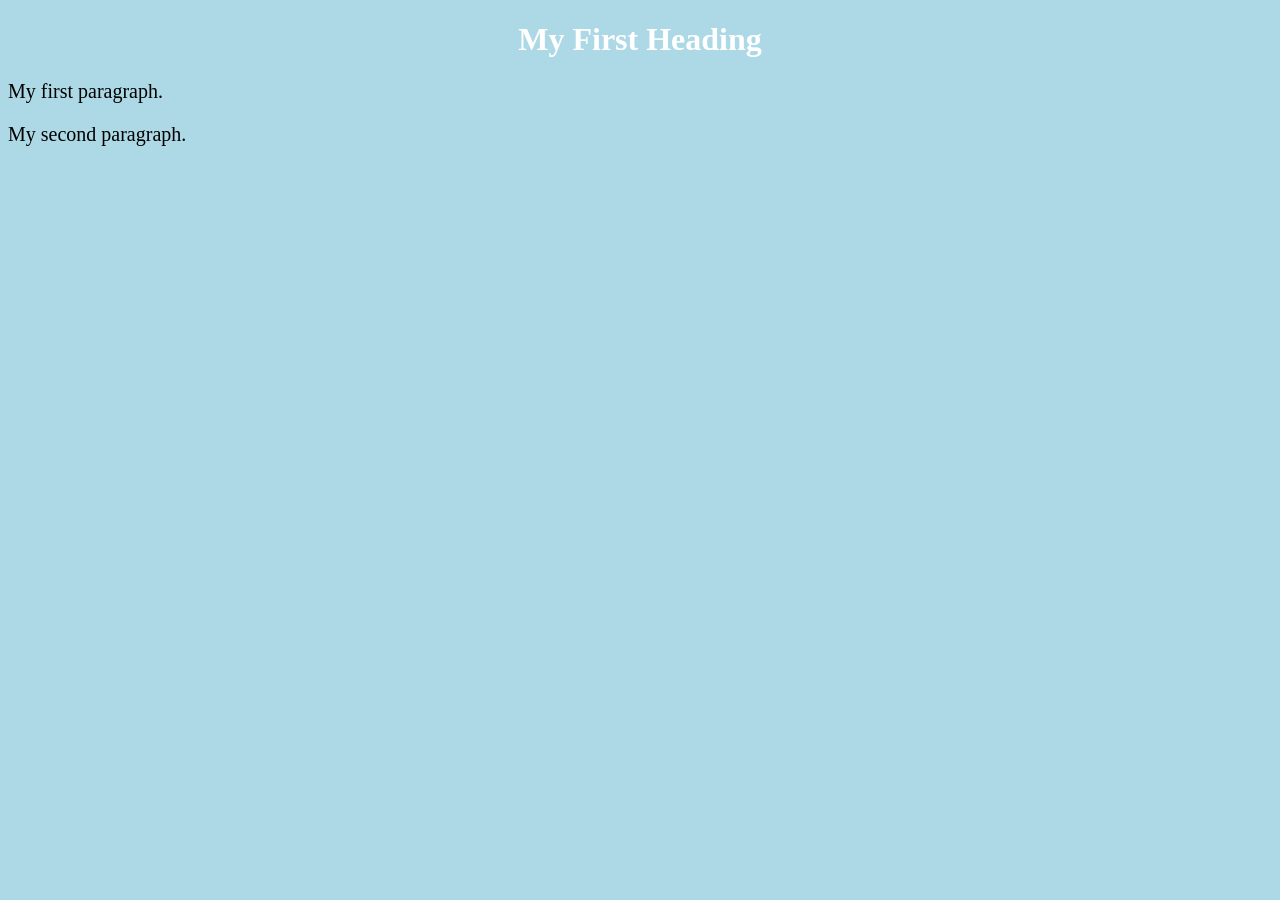
<file: index.html>
<!DOCTYPE html>
<html>
	<head>
		<title>Page Title</title>
		<link rel="stylesheet" href="styles.css">
	<head>
<body>
        <h1>My First Heading</h1>
        <p>My first paragraph.</p>
	<p>My second paragraph.</p>
</body>
</html>
</file>
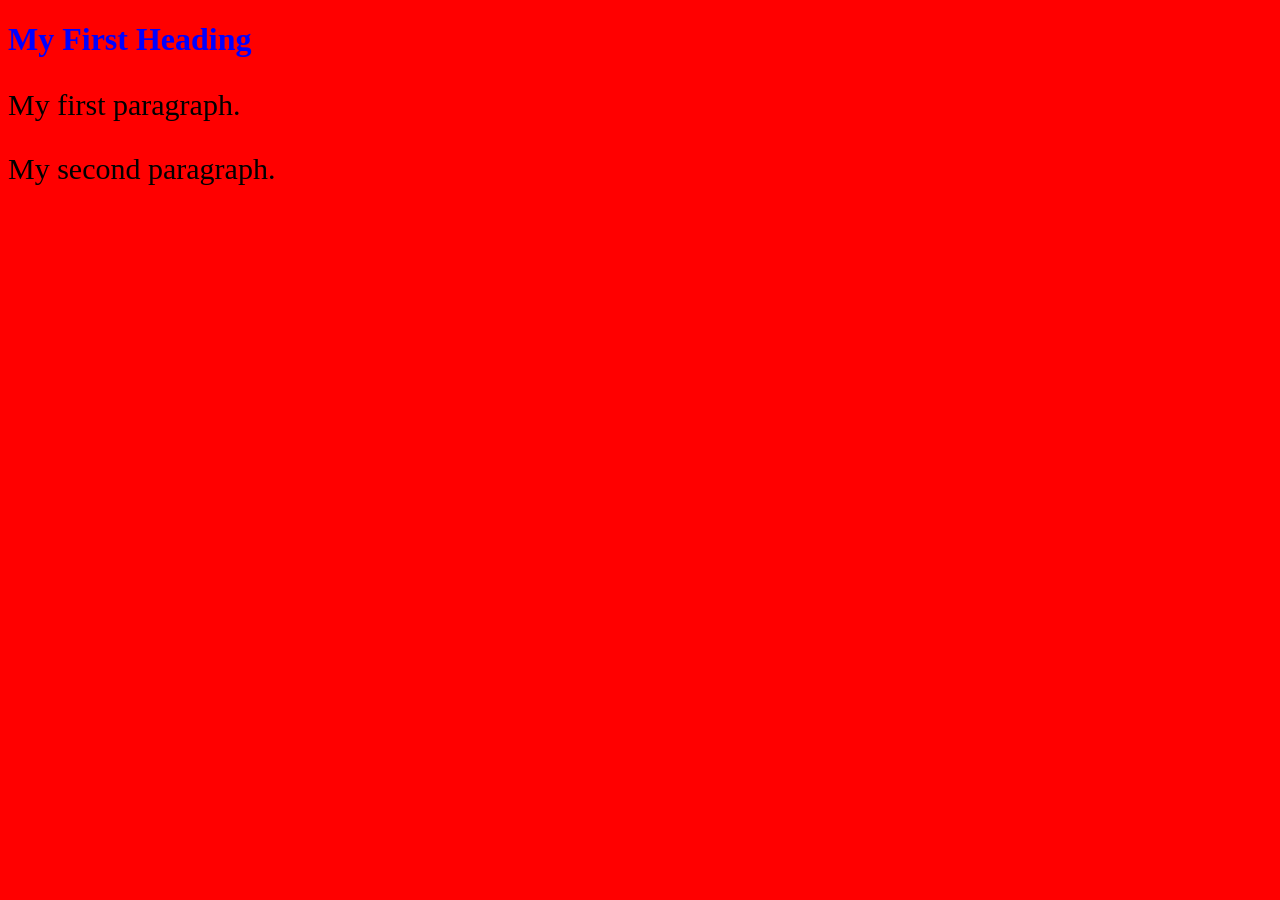
<file: web_pages/index.html>
<!DOCTYPE html>
<html>
	<head>
		<title>Page Title</title>
		<link rel="stylesheet" href="/css/styles.css">
	<head>
<body>
        <h1>My First Heading</h1>
        <p>My first paragraph.</p>
	<p>My second paragraph.</p>
</body>
</html>
</file>
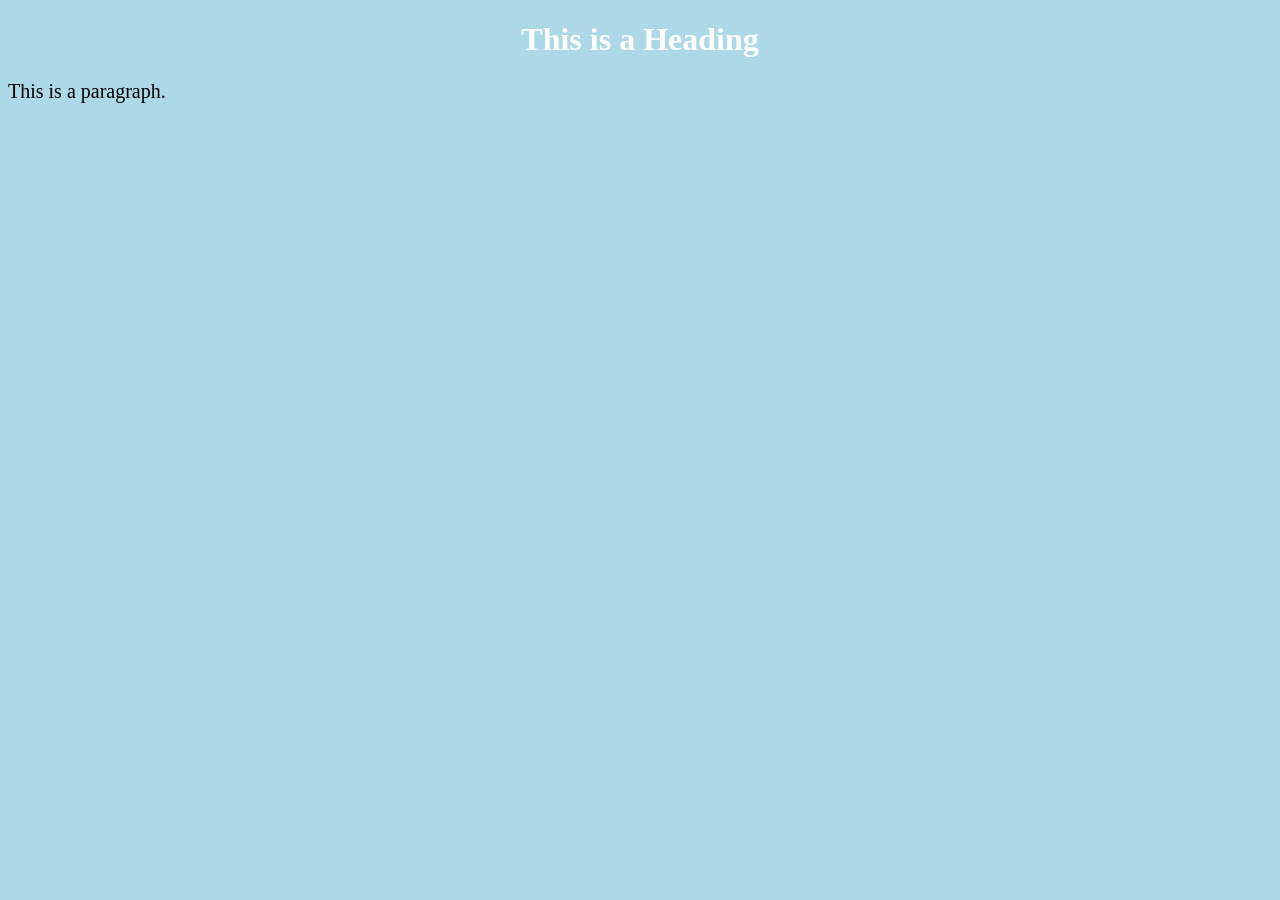
<file: page2.html>
<!DOCTYPE html>
<html>
        <head>
                <title>Page Title</title>
		<link rel="stylesheet" href="styles.css">
                </style>        
	</head>
<body>

        <h1>This is a Heading</h1>
        <p>This is a paragraph.</p>

</body>
</html>
</file>
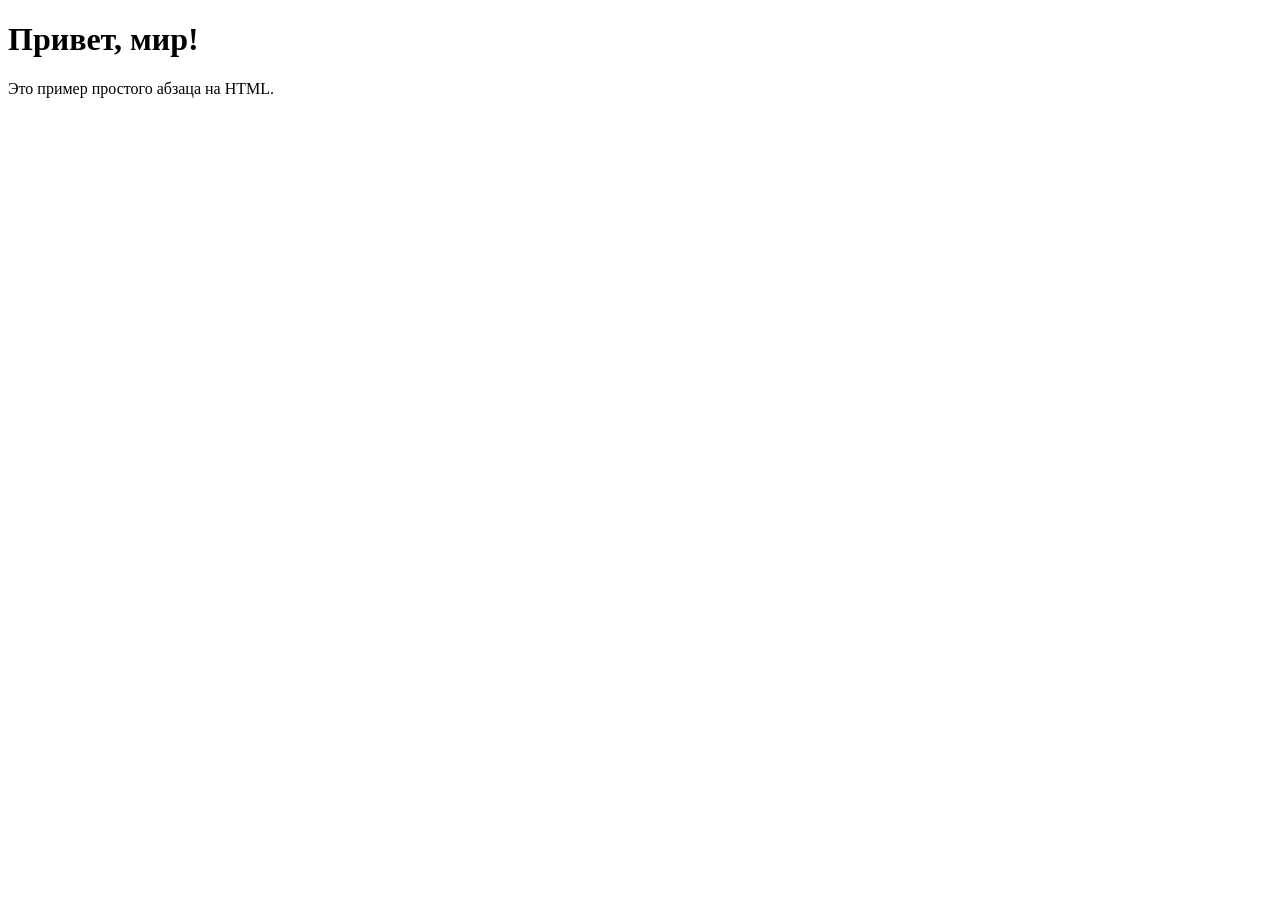
<file: web_pages/about.html>
<!DOCTYPE html>
<html lang="ru">
<head>
    <meta charset="UTF-8">
    <title>Заголовок вкладки браузера</title>
</head>
<body>
    <h1>Привет, мир!</h1>
    <p>Это пример простого абзаца на HTML.</p>
</body>
</html>
</file>
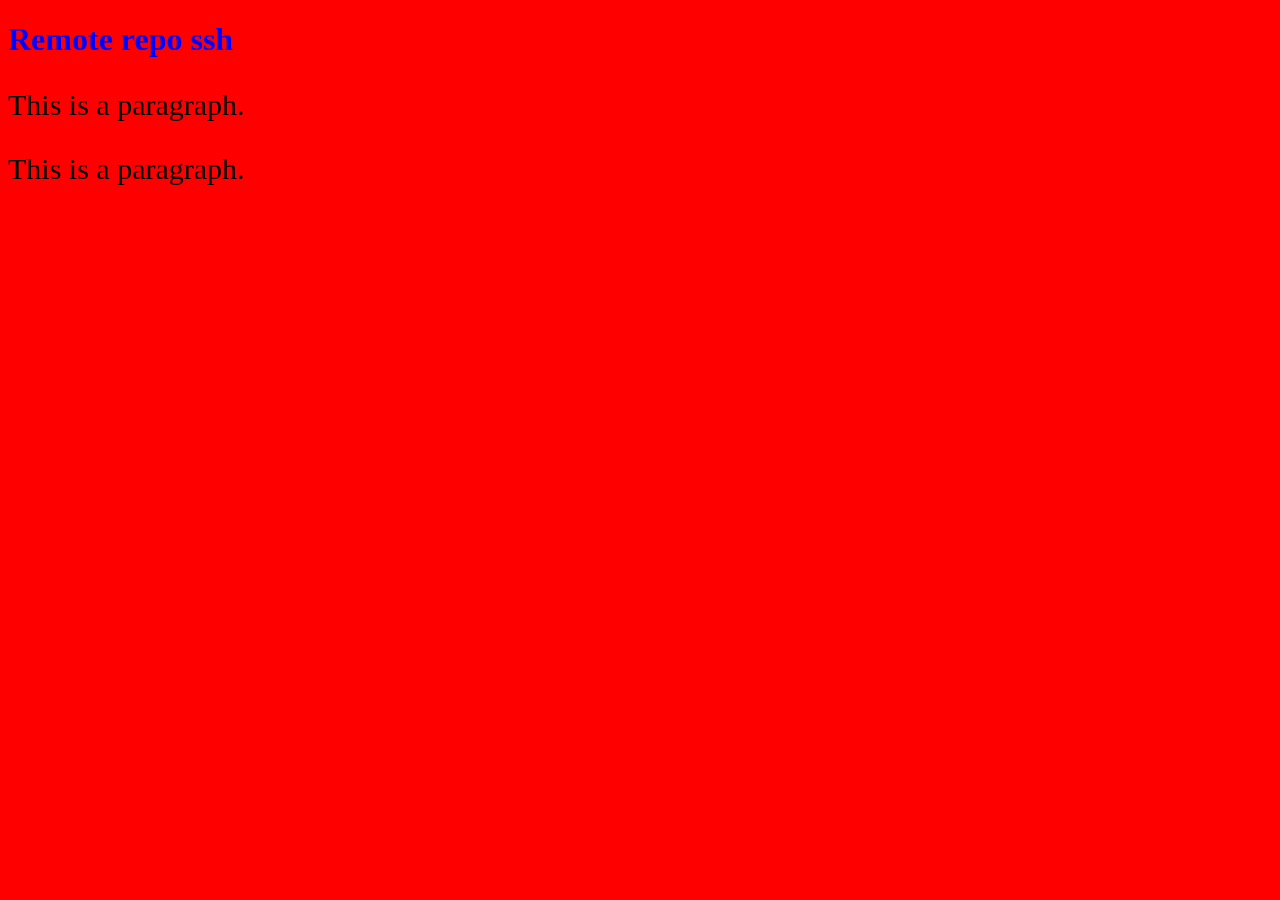
<file: web_pages/cart.html>
<!DOCTYPE html>
<html>
        <head>
                <title>Page Title</title>
		<link rel="stylesheet" href="/css/styles.css">
                </style>        
	</head>
<body>

        <h1>Remote repo ssh</h1>
        <p>This is a paragraph.</p>
        <p>This is a paragraph.</p>

</body>
</html>
</file>
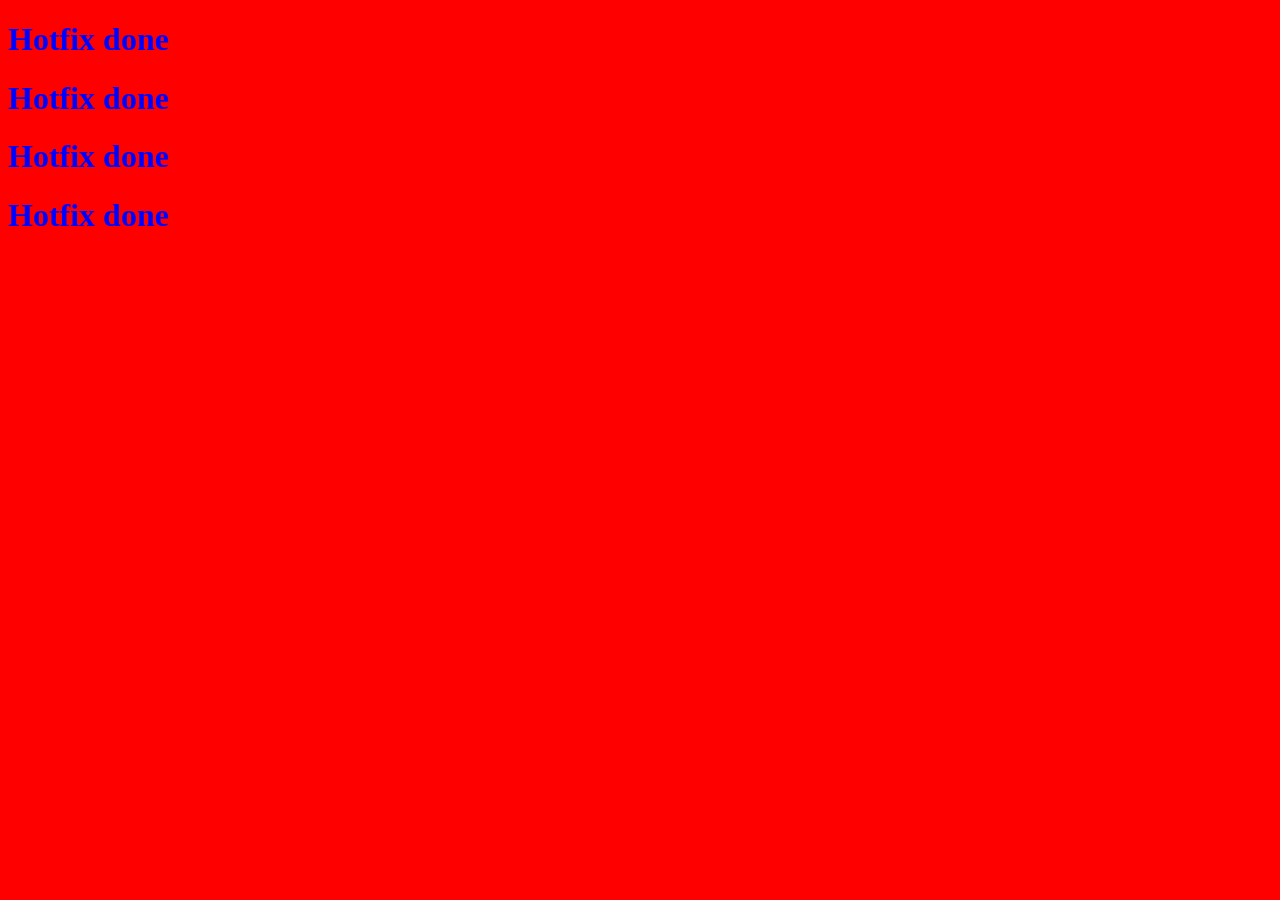
<file: web_pages/page3.html>
<!DOCTYPE html>
<html>
        <head>
                <title>Page number 3_copy</title>
		<link rel="stylesheet" href="/css/styles.css">
                </style>        
	</head>
<body>

        <h1>Hotfix done</h1>
        <h1>Hotfix done</h1>
        <h1>Hotfix done</h1>
        <h1>Hotfix done</h1>

</body>
</html>
</file>
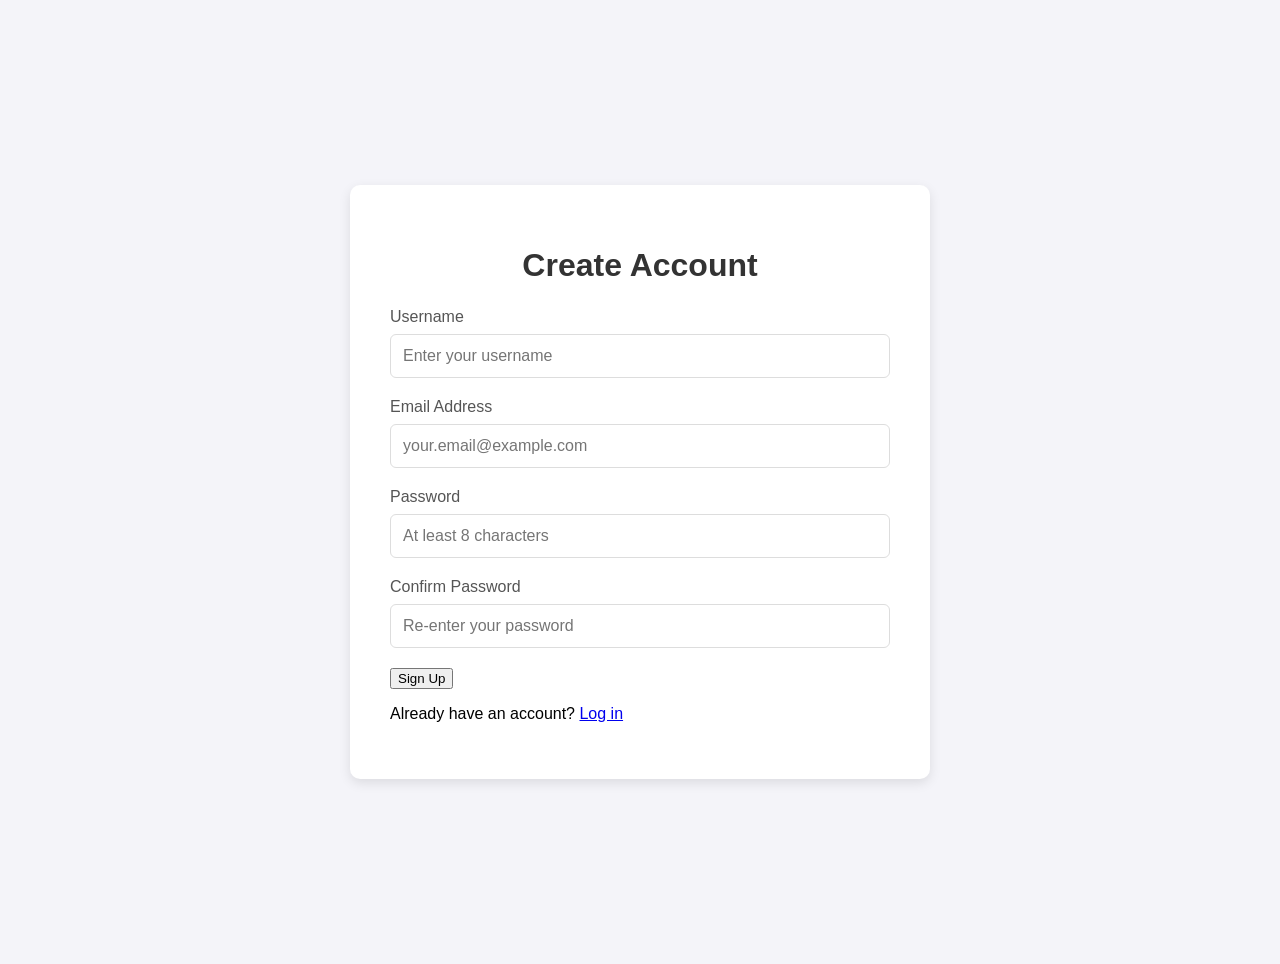
<file: web_pages/register.html>
<!DOCTYPE html>
<html lang="en">
<head>
    <meta charset="UTF-8">
    <meta name="viewport" content="width=device-width, initial-scale=1.0">
    <title>User Registration</title>
    <style>
        :root {
            --primary-color: #4CAF50;
            --primary-hover: #45a049;
            --text-color: #333;
            --light-text: #555;
            --border-color: #ddd;
            --bg-color: #f4f4f9;
        }

        body {
            font-family: 'Segoe UI', Tahoma, Geneva, Verdana, sans-serif;
            background-color: var(--bg-color);
            margin: 0;
            padding: 2rem;
            display: flex;
            justify-content: center;
            align-items: center;
            min-height: 100vh;
        }

        .registration-container {
            background: white;
            padding: 2.5rem;
            border-radius: 10px;
            box-shadow: 0 4px 12px rgba(0, 0, 0, 0.1);
            width: 100%;
            max-width: 500px;
        }

        h1 {
            text-align: center;
            color: var(--text-color);
            margin-bottom: 1.5rem;
            font-weight: 600;
        }

        .form-group {
            margin-bottom: 1.25rem;
        }

        label {
            display: block;
            margin-bottom: 0.5rem;
            color: var(--light-text);
            font-weight: 500;
        }

        input[type="text"],
        input[type="email"],
        input[type="password"] {
            width: 100%;
            padding: 0.75rem;
            border: 1px solid var(--border-color);
            border-radius: 6px;
            box-sizing: border-box;
            font-size: 1rem;
            transition: border-color 0.3s;
        }

        input:focus {
            outline: none;
        }
    </style>
</head>
<body>
    <main class="registration-container">
        <h1>Create Account</h1>
        <form action="/register" method="POST" novalidate>
            <div class="form-group">
                <label for="username">Username</label>
                <input type="text" id="username" name="username" required
                       placeholder="Enter your username">
            </div>

            <div class="form-group">
                <label for="email">Email Address</label>
                <input type="email" id="email" name="email" required
                       placeholder="your.email@example.com">
            </div>

            <div class="form-group">
                <label for="password">Password</label>
                <input type="password" id="password" name="password" required
                       placeholder="At least 8 characters" minlength="8">
            </div>

            <div class="form-group">
                <label for="confirm-password">Confirm Password</label>
                <input type="password" id="confirm-password" name="confirm-password"
                       placeholder="Re-enter your password">
            </div>

            <button type="submit">Sign Up</button>
        </form>

        <p class="login-link">
            Already have an account? <a href="/login">Log in</a>
        </p>
    </main>
</body>
</html>
</file>
<file: styles.css>
body {
		background-color: lightblue;
	}	

	h1 {
		color: white;
		text-align: center;
	}

	p {
		font-family: verdana;
		font-size: 20px;
	}
</file>
<file: css/styles.css>
body {
		background-color: red;
	}	

	h1 {
		color: blue;
		text-align: rigth;
	}

	p {
		font-family: verdana;
		font-size: 30px;
	}
</file>
